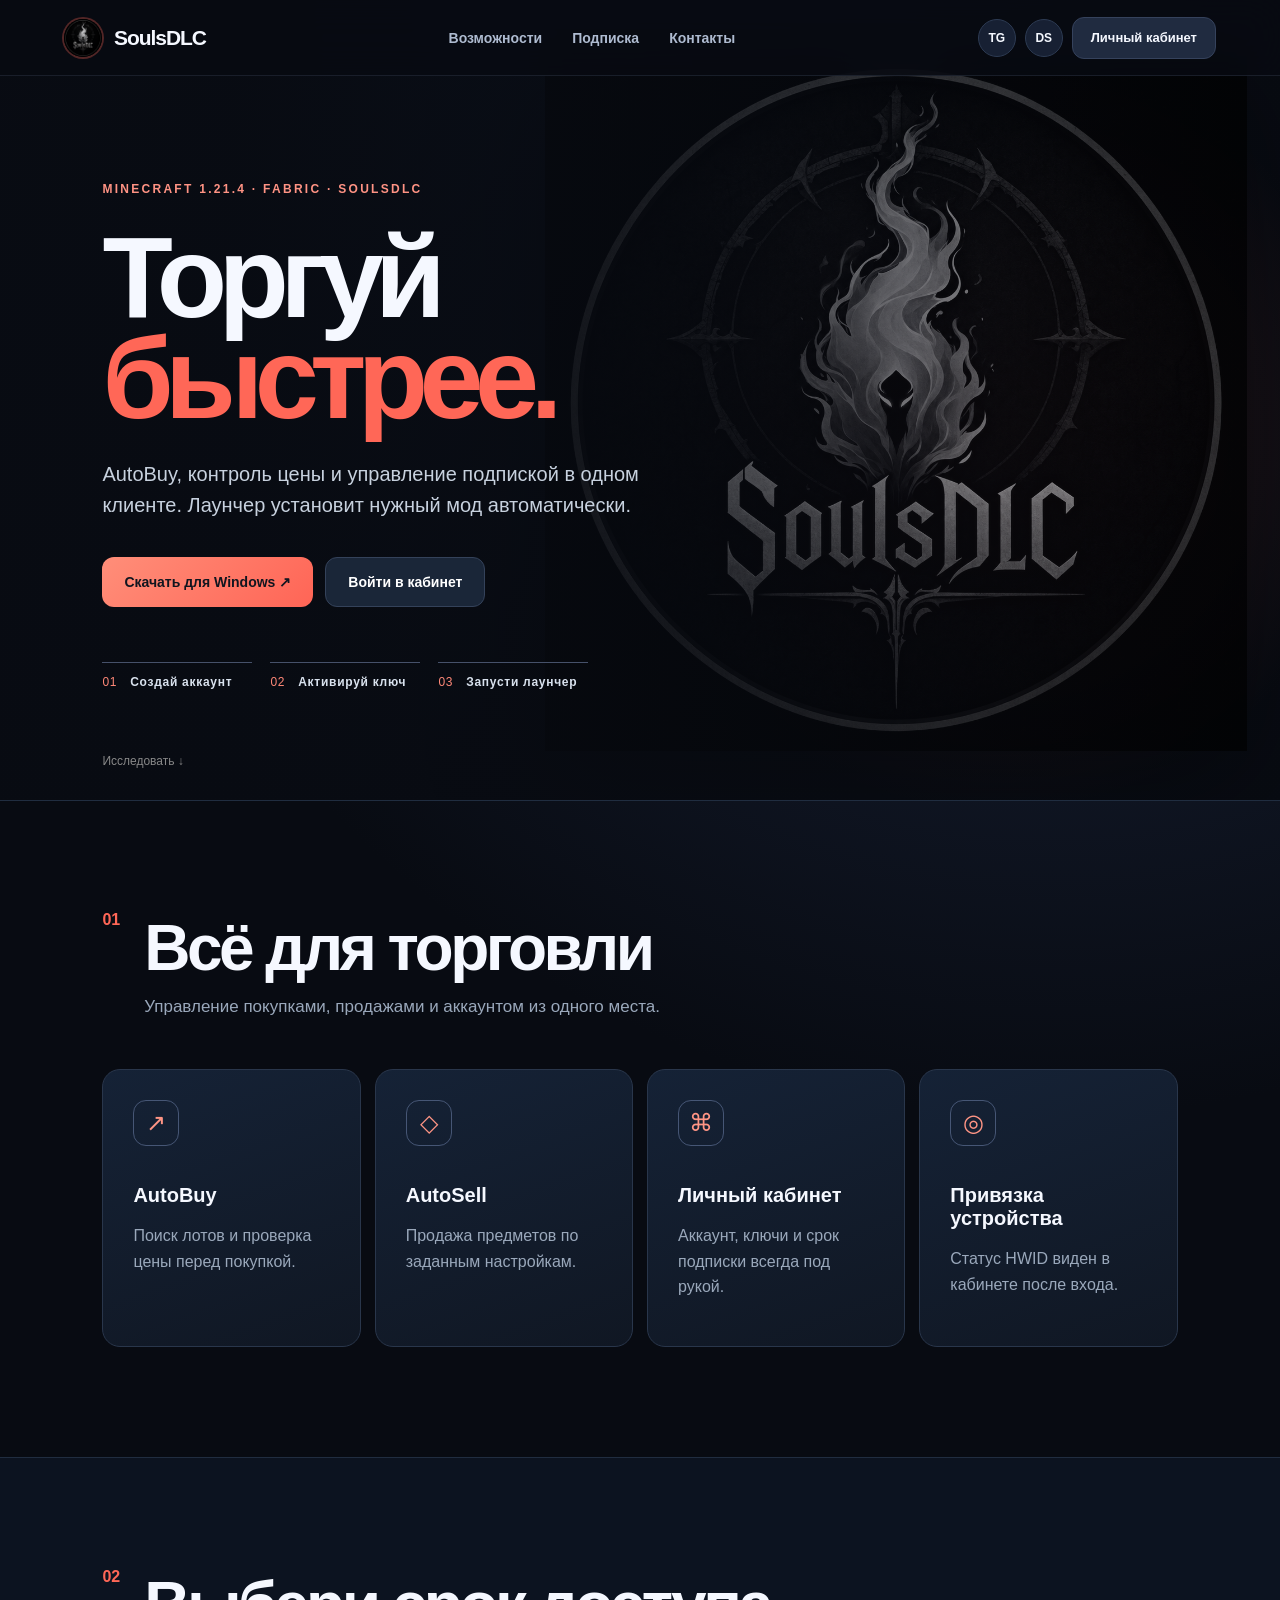
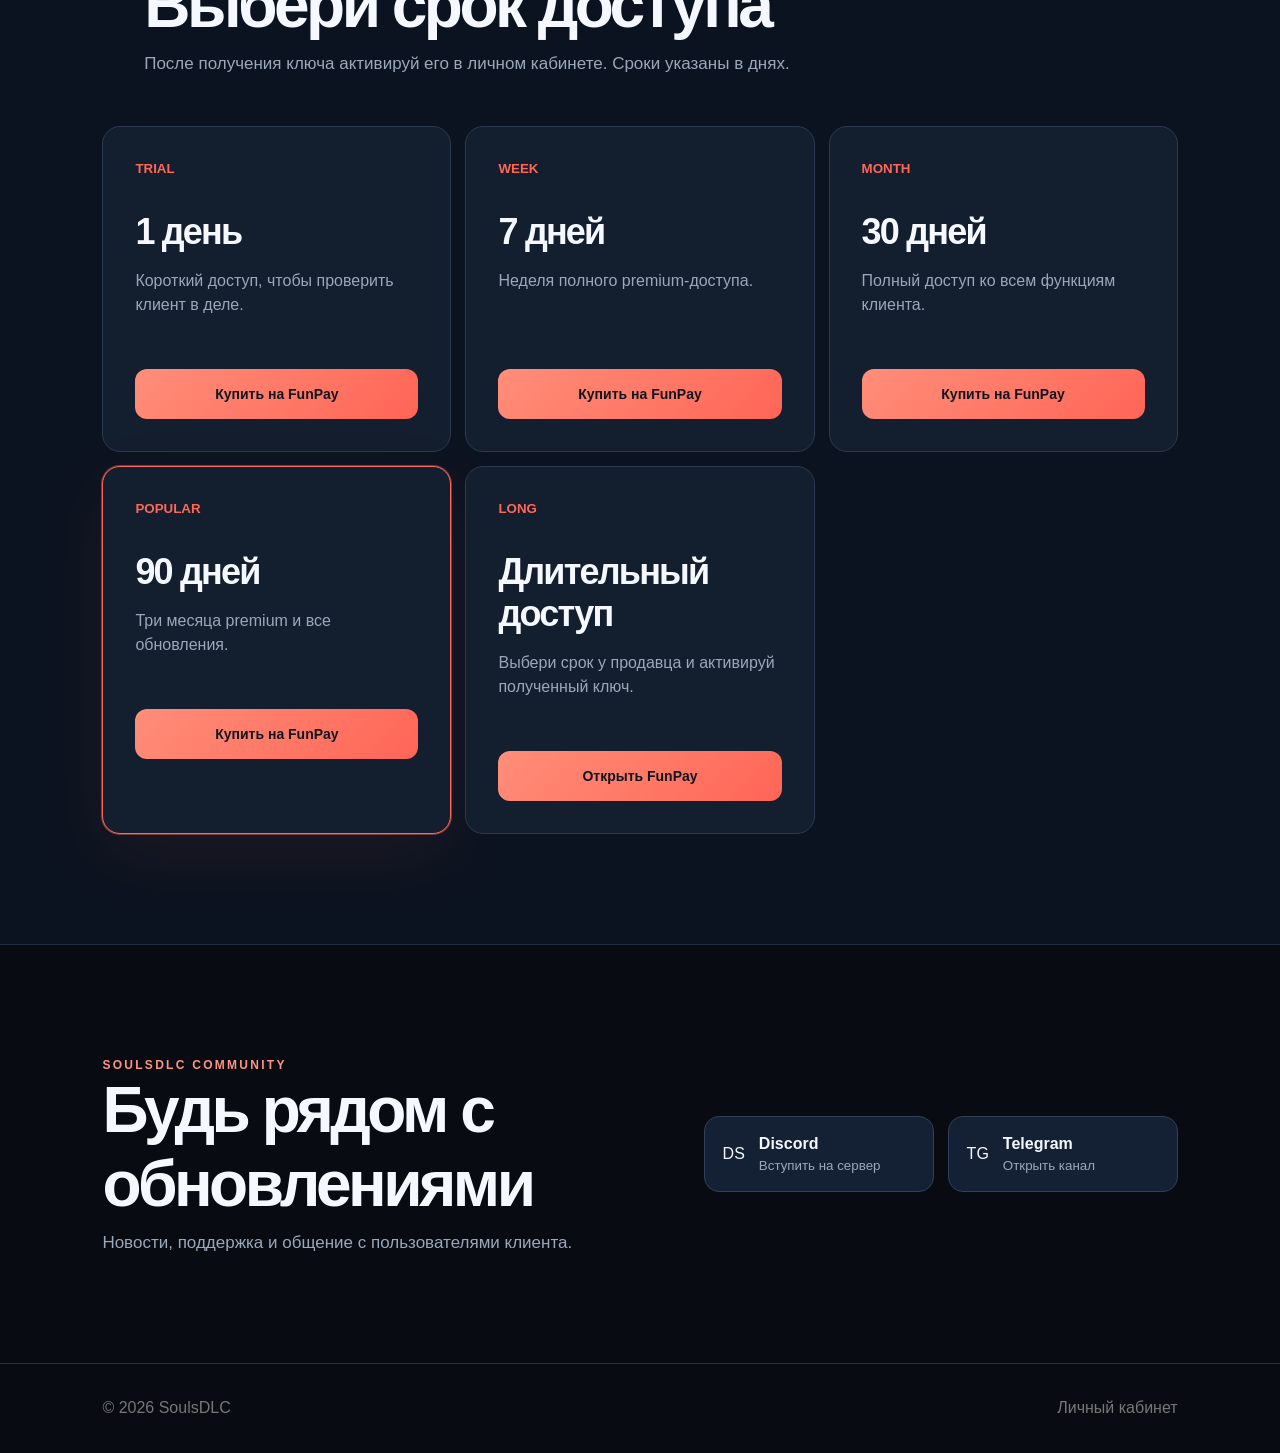
<file: api/wwwroot/index.html>
<!doctype html>
<html lang="ru">
<head>
  <meta charset="utf-8">
  <meta name="viewport" content="width=device-width,initial-scale=1">
  <title>SoulsDLC — AutoBuy для Minecraft</title>
  <meta name="description" content="SoulsDLC — защищённый Minecraft-клиент для автоматизации торговли.">
  <link rel="stylesheet" href="./styles.css">
</head>
<body>
  <header class="nav">
    <a class="brand" href="#top"><img src="./assets/soulsdlc-logo.png" alt=""><span>SoulsDLC</span></a>
    <nav><a href="#features">Возможности</a><a href="#pricing">Подписка</a><a href="#community">Контакты</a></nav>
    <div class="nav-actions"><a class="social-mini" href="https://t.me/SoulsDLC" target="_blank">TG</a><a class="social-mini" href="https://discord.gg/6bVKtwGtr" target="_blank">DS</a><a class="nav-account" href="./account.html">Личный кабинет</a></div>
  </header>

  <main id="top">
    <section class="hero">
      <img class="hero-art" src="./assets/soulsdlc-logo.png" alt="SoulsDLC">
      <div class="hero-shade"></div>
      <div class="hero-copy">
        <span class="eyebrow">MINECRAFT 1.21.4 · FABRIC · SOULSDLC</span>
        <h1>Торгуй<br><em>быстрее.</em></h1>
        <p>AutoBuy, контроль цены и управление подпиской в одном клиенте. Лаунчер установит нужный мод автоматически.</p>
        <div class="hero-actions">
          <a class="button primary" href="./downloads/SoulsDLC-Launcher-HOSTED.exe" download>Скачать для Windows ↗</a>
          <a class="button secondary" href="./account.html">Войти в кабинет</a>
        </div>
        <div class="hero-proof"><span>01 <b>Создай аккаунт</b></span><span>02 <b>Активируй ключ</b></span><span>03 <b>Запусти лаунчер</b></span></div>
      </div>
      <a class="scroll-hint" href="#features">Исследовать ↓</a>
    </section>

    <section class="band" id="features">
      <div class="section-head"><span>01</span><div><h2>Всё для торговли</h2><p>Управление покупками, продажами и аккаунтом из одного места.</p></div></div>
      <div class="feature-grid">
        <article><span class="feature-icon">↗</span><b>AutoBuy</b><p>Поиск лотов и проверка цены перед покупкой.</p></article>
        <article><span class="feature-icon">◇</span><b>AutoSell</b><p>Продажа предметов по заданным настройкам.</p></article>
        <article><span class="feature-icon">⌘</span><b>Личный кабинет</b><p>Аккаунт, ключи и срок подписки всегда под рукой.</p></article>
        <article><span class="feature-icon">◎</span><b>Привязка устройства</b><p>Статус HWID виден в кабинете после входа.</p></article>
      </div>
    </section>

    <section class="band pricing" id="pricing">
      <div class="section-head"><span>02</span><div><h2>Выбери срок доступа</h2><p>После получения ключа активируй его в личном кабинете. Сроки указаны в днях.</p></div></div>
      <div class="price-grid">
        <article class="price-card"><small>TRIAL</small><h3>1 день</h3><p>Короткий доступ, чтобы проверить клиент в деле.</p><a class="button primary" href="https://funpay.com/users/12709486/" target="_blank" rel="noopener">Купить на FunPay</a></article>
        <article class="price-card"><small>WEEK</small><h3>7 дней</h3><p>Неделя полного premium-доступа.</p><a class="button primary" href="https://funpay.com/users/12709486/" target="_blank" rel="noopener">Купить на FunPay</a></article>
        <article class="price-card"><small>MONTH</small><h3>30 дней</h3><p>Полный доступ ко всем функциям клиента.</p><a class="button primary" href="https://funpay.com/users/12709486/" target="_blank" rel="noopener">Купить на FunPay</a></article>
        <article class="price-card featured"><small>POPULAR</small><h3>90 дней</h3><p>Три месяца premium и все обновления.</p><a class="button primary" href="https://funpay.com/users/12709486/" target="_blank" rel="noopener">Купить на FunPay</a></article>
        <article class="price-card"><small>LONG</small><h3>Длительный доступ</h3><p>Выбери срок у продавца и активируй полученный ключ.</p><a class="button primary" href="https://funpay.com/users/12709486/" target="_blank" rel="noopener">Открыть FunPay</a></article>
      </div>
    </section>

    <section class="community band" id="community">
      <div><span class="eyebrow">SOULSDLC COMMUNITY</span><h2>Будь рядом с обновлениями</h2><p>Новости, поддержка и общение с пользователями клиента.</p></div>
      <div class="socials">
        <a href="https://discord.gg/6bVKtwGtr" target="_blank" rel="noopener">DS<span><b>Discord</b><small>Вступить на сервер</small></span></a>
        <a href="https://t.me/SoulsDLC" target="_blank" rel="noopener">TG<span><b>Telegram</b><small>Открыть канал</small></span></a>
      </div>
    </section>
  </main>
  <footer><span>© 2026 SoulsDLC</span><a href="./account.html">Личный кабинет</a></footer>
</body>
</html>
</file>
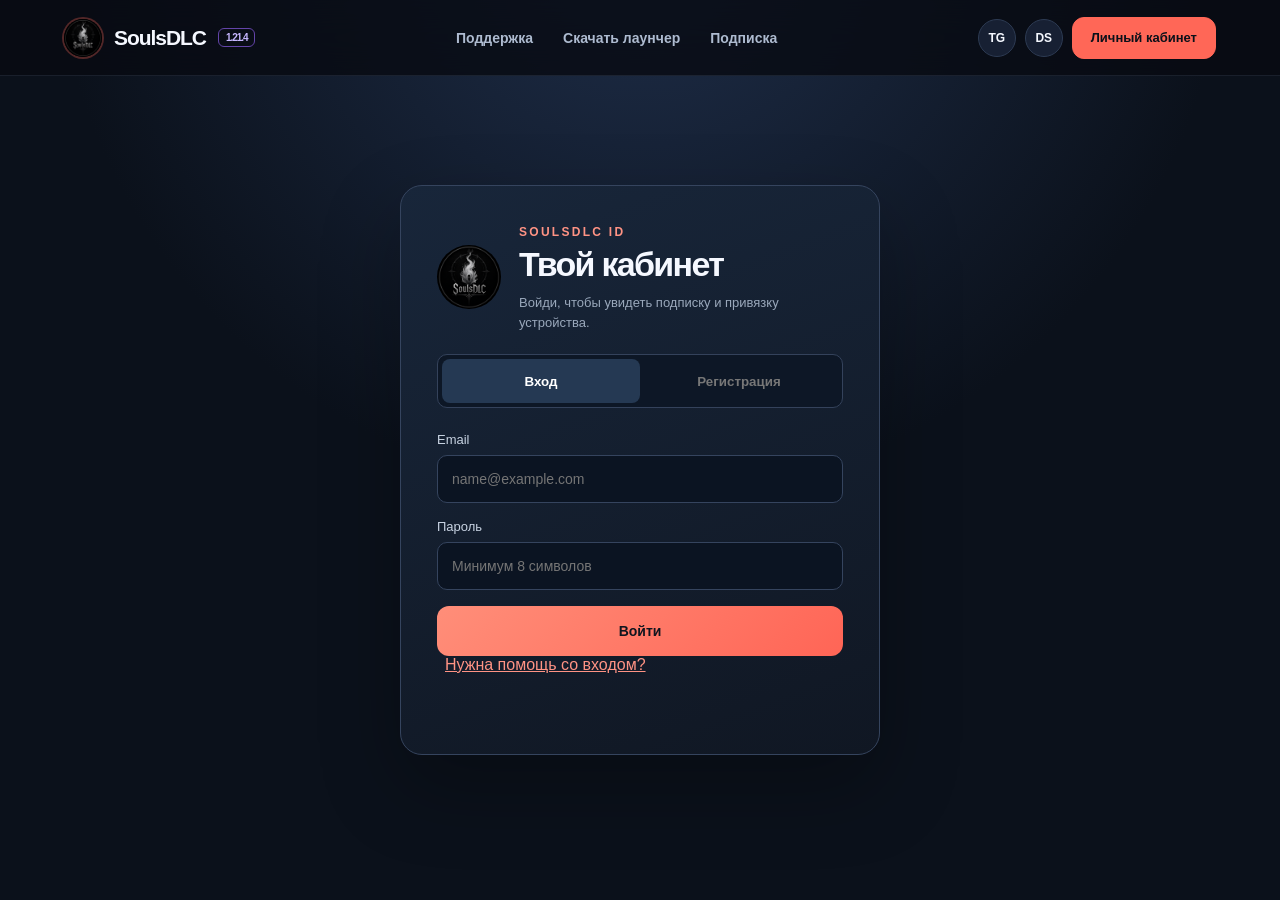
<file: api/wwwroot/account.html>
<!doctype html>
<html lang="ru">
<head>
  <meta charset="utf-8">
  <meta name="viewport" content="width=device-width,initial-scale=1">
  <title>SoulsDLC — Личный кабинет</title>
  <link rel="stylesheet" href="./styles.css">
</head>
<body class="account-body">
  <header class="nav portal-nav">
    <a class="brand" href="./index.html"><img src="./assets/soulsdlc-logo.png" alt=""><span>SoulsDLC</span><small>1.21.4</small></a>
    <nav><a href="https://t.me/SoulsDLC" target="_blank" rel="noopener">Поддержка</a><a href="./downloads/SoulsDLC-Launcher-HOSTED.exe" download>Скачать лаунчер</a><a href="./index.html#pricing">Подписка</a></nav>
    <div class="nav-actions"><a class="social-mini" href="https://t.me/SoulsDLC" target="_blank">TG</a><a class="social-mini" href="https://discord.gg/6bVKtwGtr" target="_blank">DS</a><a class="nav-account active" href="./account.html">Личный кабинет</a></div>
  </header>

  <main class="portal-shell">
    <section id="authPanel" class="auth-panel portal-auth">
      <div class="auth-title"><img src="./assets/soulsdlc-logo.png" alt=""><div><span class="eyebrow">SOULSDLC ID</span><h1>Твой кабинет</h1><p>Войди, чтобы увидеть подписку и привязку устройства.</p></div></div>
      <div class="auth-tabs"><button class="active" data-mode="login">Вход</button><button data-mode="register">Регистрация</button></div>
      <label id="nameField" hidden>Имя аккаунта<input id="name" autocomplete="username" placeholder="Ваш ник"></label>
      <label id="botField" hidden><span id="botQuestion">Проверка</span><input id="botAnswer" inputmode="numeric" autocomplete="off" placeholder="Ответ"></label>
      <label>Email<input id="email" type="email" autocomplete="email" placeholder="name@example.com"></label>
      <label>Пароль<input id="password" type="password" autocomplete="current-password" placeholder="Минимум 8 символов"></label>
      <button id="authSubmit" class="button primary wide">Войти</button>
      <button id="forgotPassword" class="text-action" type="button" hidden>Забыли пароль?</button>
      <a class="text-action" href="https://t.me/SoulsDLC" target="_blank" rel="noopener">Нужна помощь со входом?</a>
      <p id="authStatus" class="status"></p>
    </section>

    <section id="resetPanel" class="auth-panel portal-auth" hidden>
      <div class="auth-title"><img src="./assets/soulsdlc-logo.png" alt=""><div><span class="eyebrow">SOULSDLC ID</span><h1>Восстановление пароля</h1></div></div>
      <label>Email<input id="resetEmail" type="email" autocomplete="email" placeholder="name@example.com"></label>
      <button id="sendResetCode" class="button primary wide" type="button">Отправить код</button>
      <label>Код из письма<input id="resetCode" inputmode="numeric" autocomplete="one-time-code" maxlength="6" placeholder="123456"></label>
      <label>Новый пароль<input id="resetPassword" type="password" autocomplete="new-password" placeholder="Минимум 8 символов"></label>
      <button id="resetPasswordSubmit" class="button primary wide" type="button">Установить новый пароль</button>
      <button id="resetBack" class="text-action" type="button">Назад ко входу</button>
      <p id="resetStatus" class="status"></p>
    </section>

    <section id="profilePanel" class="cabinet" hidden>
      <div class="cabinet-heading"><div><span class="eyebrow">SOULSDLC ACCOUNT</span><h1>Привет, <span id="profileGreeting">игрок</span></h1><p>Здесь отображаются твой доступ и привязка устройства.</p></div><img src="./assets/soulsdlc-logo.png" alt=""></div>
      <div class="dashboard-metrics"><div><small>ПОДПИСКА</small><strong id="subscriptionDays">0 дней</strong><span id="subscriptionCaption">Доступ не активен</span></div><div><small>УСТРОЙСТВО</small><strong id="deviceHeadline">Не привязано</strong><span>Привязка выполняется через лаунчер</span></div></div>
      <div class="account-rows">
        <div class="account-row"><b>UID</b><span id="profileUid">—</span></div>
        <div class="account-row"><b>Логин</b><span id="profileName">Player</span></div>
        <div class="account-row"><b>Группа</b><span id="profileRole">Пользователь</span></div>
        <div class="account-row"><b>E-mail</b><span id="profileEmail">—</span></div>
        <div class="account-row"><b>HWID</b><span id="profileDevice">Не привязан</span></div>
        <div class="account-row"><b>Подписка</b><span id="premiumStatus">Не активна</span></div>
        <div class="account-row key-row"><b>Активация ключа</b><input id="subscriptionKey" placeholder="Введите ключ"><button id="activateKey" class="row-action">Активировать</button></div>
      </div>
      <p id="profileStatus" class="status"></p>
      <div class="cabinet-actions">
        <a class="button primary" href="./index.html#pricing">Купить клиент</a>
        <a class="button secondary" href="./downloads/SoulsDLC-Launcher-HOSTED.exe" download>Скачать лаунчер</a>
        <a class="button secondary" href="https://t.me/SoulsDLC" target="_blank">Telegram</a>
        <a class="button secondary" href="https://discord.gg/6bVKtwGtr" target="_blank">Discord</a>
        <button id="logout" class="button secondary logout">Выйти</button>
      </div>
    </section>

    <section id="devicePanel" class="device-panel" hidden>
      <div><span class="eyebrow">ВХОД В ЛАУНЧЕР</span><h2>Подтвердить вход</h2><p>Код <b id="deviceCode"></b> запросил SoulsDLC Launcher.</p></div>
      <button id="authorizeDevice" class="button primary">Разрешить вход</button>
      <p id="deviceStatus" class="status"></p>
    </section>
  </main>
  <script src="./app.js"></script>
</body>
</html>
</file>
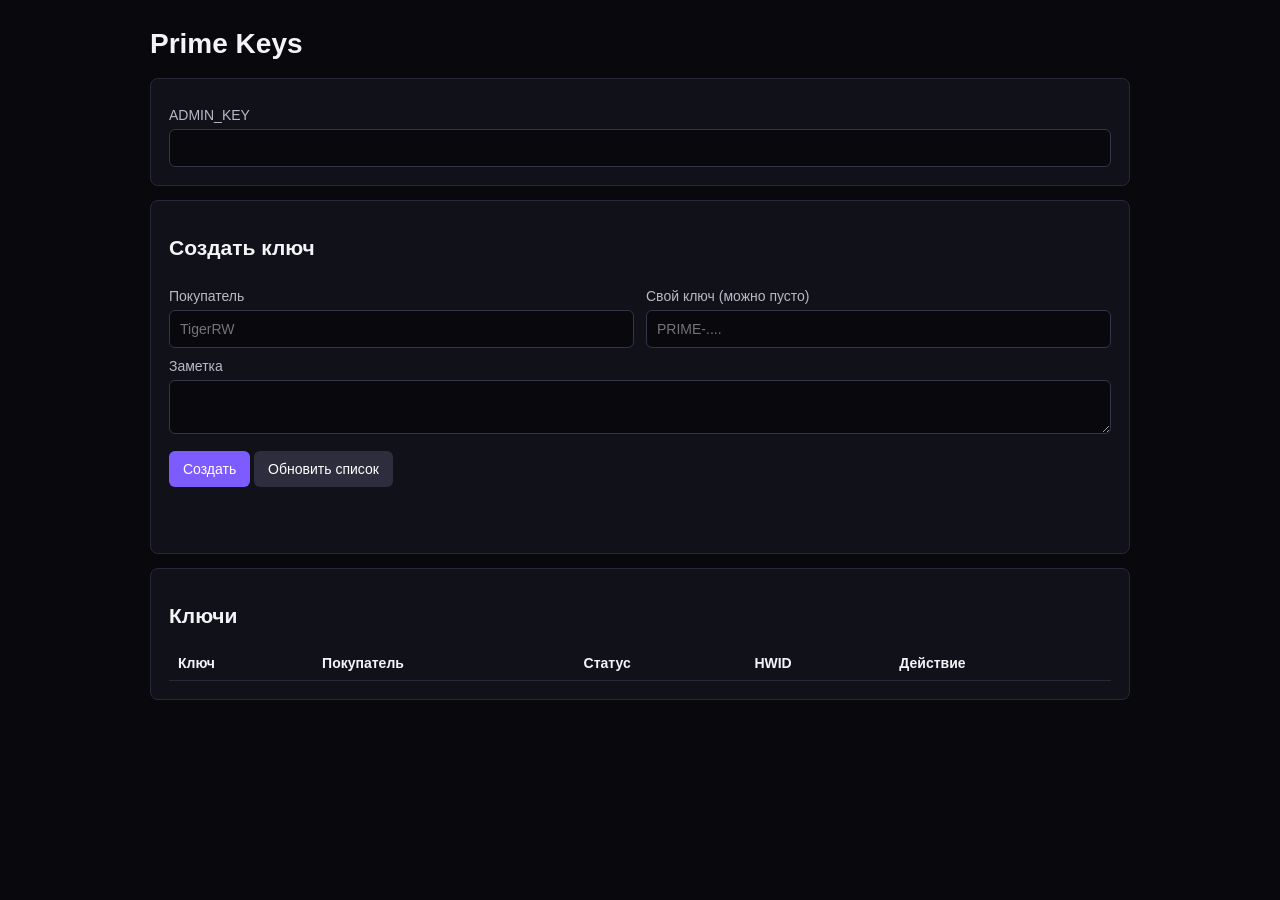
<file: api/wwwroot/prime-admin.html>
<!doctype html>
<html lang="ru">
<head>
  <meta charset="utf-8">
  <meta name="viewport" content="width=device-width,initial-scale=1">
  <title>Prime Keys</title>
  <style>
    body{margin:0;background:#09090d;color:#f4f4f7;font:14px Arial,sans-serif}
    main{max-width:980px;margin:0 auto;padding:28px}
    h1{margin:0 0 18px;font-size:28px}
    section{border:1px solid #282838;background:#11111a;padding:18px;margin:14px 0;border-radius:8px}
    label{display:block;color:#b9b9c8;margin:10px 0 6px}
    input,textarea,button{font:inherit}
    input,textarea{width:100%;box-sizing:border-box;background:#08080d;color:#fff;border:1px solid #34344a;border-radius:6px;padding:10px}
    button{background:#7c5cff;color:white;border:0;border-radius:6px;padding:10px 14px;cursor:pointer}
    button.secondary{background:#2d2d3d}
    table{width:100%;border-collapse:collapse;margin-top:12px}
    th,td{border-bottom:1px solid #282838;padding:9px;text-align:left;vertical-align:top}
    code{background:#050509;border:1px solid #242435;border-radius:5px;padding:3px 5px}
    .row{display:grid;grid-template-columns:1fr 1fr;gap:12px}
    .status{min-height:20px;color:#8df0b0}
    @media(max-width:700px){.row{grid-template-columns:1fr}main{padding:16px}}
  </style>
</head>
<body>
<main>
  <h1>Prime Keys</h1>
  <section>
    <label>ADMIN_KEY</label>
    <input id="adminKey" type="password" autocomplete="off">
  </section>
  <section>
    <h2>Создать ключ</h2>
    <div class="row">
      <div><label>Покупатель</label><input id="buyer" placeholder="TigerRW"></div>
      <div><label>Свой ключ (можно пусто)</label><input id="customKey" placeholder="PRIME-...."></div>
    </div>
    <label>Заметка</label>
    <textarea id="notes" rows="2"></textarea>
    <p><button id="create">Создать</button> <button class="secondary" id="refresh">Обновить список</button></p>
    <p class="status" id="status"></p>
  </section>
  <section>
    <h2>Ключи</h2>
    <table>
      <thead><tr><th>Ключ</th><th>Покупатель</th><th>Статус</th><th>HWID</th><th>Действие</th></tr></thead>
      <tbody id="keys"></tbody>
    </table>
  </section>
</main>
<script>
const $ = id => document.getElementById(id);
const headers = () => ({ "Content-Type": "application/json", "X-Admin-Key": $("adminKey").value });
async function api(path, options = {}) {
  const res = await fetch(path, { ...options, headers: { ...headers(), ...(options.headers || {}) } });
  if (!res.ok) throw new Error(await res.text() || res.status);
  const text = await res.text();
  return text ? JSON.parse(text) : {};
}
async function load() {
  const rows = await api("/prime/admin/keys");
  $("keys").innerHTML = rows.map(r => `<tr>
    <td><code>${r.key || r.Key}</code></td>
    <td>${r.buyer || r.Buyer || ""}<br><small>${r.notes || r.Notes || ""}</small></td>
    <td>${(r.active ?? r.Active) ? "active" : "off"}<br><small>${r.lastSeenAt || r.LastSeenAt || ""}</small></td>
    <td><small>${r.hwidHash || r.HwidHash || ""}</small></td>
    <td><button data-action="state" data-key="${r.key || r.Key}" data-active="${!(r.active ?? r.Active)}">${(r.active ?? r.Active) ? "Выключить" : "Включить"}</button> <button data-action="reset" data-key="${r.key || r.Key}">HWID reset</button></td>
  </tr>`).join("");
}
$("create").onclick = async () => {
  const body = { buyer: $("buyer").value, notes: $("notes").value, key: $("customKey").value };
  const result = await api("/prime/admin/keys", { method: "POST", body: JSON.stringify(body) });
  $("status").textContent = "Создан: " + result.key;
  await load();
};
$("refresh").onclick = load;
$("keys").onclick = async e => {
  if (e.target.tagName !== "BUTTON") return;
  if (e.target.dataset.action === "reset") {
    await api("/prime/admin/keys/reset-hwid", { method: "POST", body: JSON.stringify({ key: e.target.dataset.key }) });
  } else {
    await api("/prime/admin/keys/state", { method: "POST", body: JSON.stringify({ key: e.target.dataset.key, active: e.target.dataset.active === "true" }) });
  }
  await load();
};
</script>
</body>
</html>
</file>
<file: api/wwwroot/styles.css>
:root {
  --bg: #0b0a0f;
  --panel: #15131a;
  --panel-2: #1b181f;
  --line: #2c2832;
  --text: #f8f6fb;
  --muted: #aaa4b2;
  --red: #ff342f;
  --violet: #8b5cf6;
  --green: #54f2a7;
}

* { box-sizing: border-box; }
html { scroll-behavior: smooth; }
body {
  margin: 0;
  background: var(--bg);
  color: var(--text);
  font-family: Roboto, Arial, sans-serif;
  letter-spacing: 0;
}
a { color: inherit; text-decoration: none; }
button, input { font-family: inherit; }

.nav {
  position: fixed;
  z-index: 20;
  inset: 0 0 auto;
  height: 72px;
  display: flex;
  align-items: center;
  padding: 0 max(5vw, 24px);
  background: rgba(11, 10, 15, .94);
  border-bottom: 1px solid var(--line);
  backdrop-filter: blur(18px);
}
.brand { display: flex; align-items: center; gap: 12px; font-size: 19px; font-weight: 900; }
.brand img { width: 38px; height: 38px; border-radius: 50%; object-fit: cover; }
.brand small { padding: 3px 7px; color: #c7b7ff; border: 1px solid #6344a9; border-radius: 6px; font-size: 10px; }
.nav nav { display: flex; gap: 30px; margin: auto; color: #d0cad6; font-size: 14px; font-weight: 700; }
.nav nav a:hover { color: #fff; }
.nav-actions { display: flex; align-items: center; gap: 9px; }
.nav-account {
  min-height: 42px;
  display: inline-flex;
  align-items: center;
  padding: 0 18px;
  border: 1px solid #46404d;
  border-radius: 8px;
  font-size: 13px;
  font-weight: 700;
}
.nav-account.active, .nav-account:hover { background: var(--violet); border-color: var(--violet); }
.social-mini {
  width: 38px;
  height: 38px;
  display: grid;
  place-items: center;
  background: #211e26;
  border: 1px solid #37323e;
  border-radius: 50%;
}
.social-mini img { width: 18px; height: 18px; }

.hero {
  min-height: 100vh;
  position: relative;
  display: flex;
  align-items: center;
  padding: 112px 8vw 72px;
  overflow: hidden;
}
.hero-art {
  position: absolute;
  right: -3vw;
  top: 50%;
  width: min(70vw, 900px);
  height: min(92vh, 900px);
  transform: translateY(-50%);
  object-fit: contain;
  opacity: .92;
}
.hero-shade { position: absolute; inset: 0; background: rgba(8, 7, 11, .58); }
.hero-copy { position: relative; z-index: 2; width: min(650px, 55vw); }
.eyebrow { color: var(--red); font-size: 12px; font-weight: 900; letter-spacing: 1.8px; }
.hero h1 { margin: 28px 0 26px; font-size: clamp(76px, 10vw, 156px); line-height: .82; font-weight: 900; }
.hero p { max-width: 570px; color: #c4beca; font-size: 20px; line-height: 1.55; }
.hero-actions { display: flex; gap: 12px; margin-top: 36px; }
.scroll-hint { position: absolute; z-index: 2; left: 8vw; bottom: 32px; color: #888; font-size: 12px; }

.button {
  min-height: 48px;
  padding: 0 22px;
  display: inline-flex;
  align-items: center;
  justify-content: center;
  border: 0;
  border-radius: 8px;
  color: #fff;
  font-size: 14px;
  font-weight: 700;
  cursor: pointer;
  transition: transform .18s, filter .18s, border-color .18s;
}
.button:hover { transform: translateY(-2px); filter: brightness(1.08); }
.primary { background: var(--red); }
.secondary { background: #1b1821; border: 1px solid #393440; }
.disabled { background: #222029; color: #777; cursor: not-allowed; }
.wide { width: 100%; }

.band { padding: 110px 8vw; border-top: 1px solid var(--line); }
.section-head { display: flex; align-items: flex-start; gap: 24px; margin-bottom: 52px; }
.section-head > span { color: var(--red); font-weight: 900; }
.section-head h2, .community h2 { margin: 0 0 12px; font-size: clamp(38px, 5vw, 70px); }
.section-head p, .community p { margin: 0; color: var(--muted); font-size: 17px; }
.feature-grid { display: grid; grid-template-columns: repeat(4, 1fr); border: 1px solid var(--line); }
.feature-grid article { min-height: 210px; padding: 30px; background: #0e0d12; border-right: 1px solid var(--line); }
.feature-grid article:last-child { border: 0; }
.feature-grid b { font-size: 20px; }
.feature-grid p { margin-top: 56px; color: var(--muted); line-height: 1.6; }
.pricing { background: #0e0d12; }
.price-grid { display: grid; grid-template-columns: repeat(3, 1fr); gap: 14px; }
.price-card { padding: 32px; background: var(--panel); border: 1px solid var(--line); border-radius: 8px; }
.price-card.featured { border-color: var(--red); }
.price-card small { color: var(--red); font-weight: 900; }
.price-card h3 { margin: 34px 0 14px; font-size: 36px; }
.price-card p { min-height: 54px; color: var(--muted); line-height: 1.5; }
.price-card .button { width: 100%; margin-top: 30px; }
.community { display: flex; align-items: center; justify-content: space-between; gap: 60px; }
.socials { display: flex; gap: 14px; }
.socials a { width: 230px; padding: 18px; display: flex; align-items: center; gap: 14px; background: var(--panel); border: 1px solid var(--line); border-radius: 8px; }
.socials img { width: 44px; height: 44px; padding: 10px; background: #26222c; border-radius: 50%; }
.socials span { display: flex; flex-direction: column; gap: 5px; }
.socials small { color: var(--muted); }
footer { height: 90px; padding: 0 8vw; display: flex; align-items: center; justify-content: space-between; color: #777; border-top: 1px solid var(--line); }

.account-body { min-height: 100vh; background: #0e0d11; }
.portal-shell { width: min(1120px, calc(100% - 40px)); margin: 0 auto; padding: 150px 0 80px; }
.portal-auth { margin: 60px auto 0; }
.auth-panel { width: min(480px, 100%); padding: 30px; background: var(--panel); border: 1px solid var(--line); border-radius: 8px; }
.auth-title { display: flex; align-items: center; gap: 18px; margin-bottom: 22px; }
.auth-title img { width: 64px; height: 64px; object-fit: cover; border-radius: 50%; }
.auth-title h1 { margin: 5px 0 0; font-size: 28px; }
.auth-tabs { display: grid; grid-template-columns: 1fr 1fr; margin-bottom: 24px; border-bottom: 1px solid var(--line); }
.auth-tabs button { height: 44px; background: none; color: #777; border: 0; font-weight: 700; cursor: pointer; }
.auth-tabs button.active { color: #fff; border-bottom: 2px solid var(--red); }
label { display: flex; flex-direction: column; gap: 8px; margin: 16px 0; color: #d7d0de; font-size: 13px; }
input { height: 48px; padding: 0 14px; background: #0d0c11; color: #fff; border: 1px solid #3a3541; border-radius: 7px; outline: none; font-size: 14px; }
input:focus { border-color: var(--red); }
.status { min-height: 18px; color: #ffd074; font-size: 13px; }
.text-action { appearance: none; border: 0; background: transparent; color: var(--red); cursor: pointer; font: inherit; margin: 4px auto 0; padding: 8px; text-decoration: underline; }

.cabinet-heading { display: flex; align-items: center; justify-content: space-between; margin-bottom: 32px; }
.cabinet-heading h1 { margin: 7px 0 0; font-size: 36px; }
.cabinet-heading img { width: 68px; height: 68px; object-fit: cover; border-radius: 50%; border: 1px solid #4a4351; }
.account-rows { display: grid; gap: 9px; }
.account-row { min-height: 48px; display: grid; grid-template-columns: 225px 1fr; align-items: stretch; background: #1a191e; border: 1px solid #202026; border-radius: 8px; overflow: hidden; }
.account-row > b { display: flex; align-items: center; padding: 0 18px; background: var(--violet); font-size: 15px; }
.account-row > span { display: flex; align-items: center; padding: 0 16px; color: #ddd9e2; }
.key-row { grid-template-columns: 225px 1fr 170px; }
.key-row input { height: 46px; border: 0; border-radius: 0; background: transparent; }
.row-action { border: 0; background: var(--violet); color: #fff; font-weight: 700; cursor: pointer; }
.cabinet-actions { display: flex; flex-wrap: wrap; gap: 10px; margin-top: 34px; }
.cabinet-actions .logout { margin-left: auto; }
.device-panel { margin-top: 20px; padding: 24px; display: grid; grid-template-columns: 1fr auto; align-items: center; gap: 18px; background: var(--panel); border: 1px solid var(--line); border-radius: 8px; }
.device-panel h2 { margin: 7px 0; }
.device-panel p { color: var(--muted); }

@media (max-width: 850px) {
  .nav nav { display: none; }
  .social-mini { display: none; }
  .hero { min-height: 760px; align-items: flex-end; }
  .hero-art { width: 105vw; top: 38%; right: -22vw; }
  .hero-copy { width: 100%; }
  .hero h1 { font-size: 70px; }
  .hero p { font-size: 16px; }
  .feature-grid, .price-grid { grid-template-columns: 1fr; }
  .feature-grid article { border-right: 0; border-bottom: 1px solid var(--line); }
  .community, .socials { align-items: stretch; flex-direction: column; }
  .socials a { width: 100%; }
  .portal-shell { width: min(100% - 24px, 680px); padding-top: 105px; }
  .account-row { grid-template-columns: 145px 1fr; }
  .key-row { grid-template-columns: 145px 1fr; }
  .key-row .row-action { grid-column: 1 / -1; min-height: 44px; }
  .cabinet-actions .logout { margin-left: 0; }
  .device-panel { grid-template-columns: 1fr; }
}

@media (max-width: 520px) {
  .nav { padding: 0 12px; }
  .brand small { display: none; }
  .nav-account { padding: 0 12px; }
  .account-row { grid-template-columns: 1fr; }
  .account-row > b, .account-row > span { min-height: 42px; }
  .key-row { grid-template-columns: 1fr; }
  .cabinet-actions .button { width: 100%; }
}

/* SoulsDLC 1.21.11 visual refresh */
:root { --bg:#080b12; --panel:#111827; --panel-2:#172233; --line:#263348; --text:#f5f8ff; --muted:#9aa8bb; --red:#ff6757; --violet:#7368ff; --green:#78e5bc; }
[hidden] { display:none !important; }
body { font-family:Inter,Segoe UI,Arial,sans-serif; background:radial-gradient(circle at 82% 4%,#1c2740 0,transparent 32%),#080b12; }
.nav { height:76px; background:rgba(8,11,18,.80); border-color:rgba(125,148,180,.15); }
.brand { letter-spacing:-.05em; font-size:21px; }
.brand img { box-shadow:0 0 0 2px rgba(255,103,87,.3); }
.nav nav { color:#aebbd0; }
.nav-account { background:#202b40; border-color:#35425c; border-radius:12px; }
.nav-account.active,.nav-account:hover { background:#ff6757; border-color:#ff6757; color:#0a1019; }
.social-mini { background:#172033; border-color:#2d3b53; font-size:12px; font-weight:900; }
.hero { min-height:min(800px,100vh); padding-top:140px; background:radial-gradient(circle at 78% 54%,rgba(255,103,87,.18),transparent 35%),linear-gradient(135deg,#101a2c,#080b12 60%); }
.hero-art { right:2vw; width:min(56vw,750px); height:min(78vh,750px); filter:drop-shadow(0 30px 60px rgba(0,0,0,.5)); opacity:.8; }
.hero-shade { background:linear-gradient(90deg,rgba(8,11,18,.98) 18%,rgba(8,11,18,.6) 60%,rgba(8,11,18,.10)); }
.hero-copy { width:min(730px,70vw); }
.eyebrow { color:#ff9384; letter-spacing:.19em; }
.hero h1 { margin:30px 0; font-size:clamp(70px,9vw,135px); line-height:.88; letter-spacing:-.075em; }
.hero h1 em { font-style:normal; color:#ff6757; }
.hero p { color:#c7d1de; max-width:560px; }
.hero-proof { display:flex; flex-wrap:wrap; gap:18px; margin-top:55px; color:#ff8878; font-size:12px; letter-spacing:.06em; }
.hero-proof span { border-top:1px solid #46516a; min-width:150px; padding-top:12px; }
.hero-proof b { margin-left:9px; color:#d9e2ee; font-weight:600; }
.button { border-radius:12px; min-height:50px; transition:transform .18s,box-shadow .18s,filter .18s; }
.button:hover { box-shadow:0 10px 32px rgba(255,103,87,.18); }
.primary { color:#10151f; background:linear-gradient(135deg,#ff8e79,#ff6556); }
.secondary { background:#1a2638; border-color:#34425a; }
.band { border-color:#202d40; }
.section-head h2,.community h2 { letter-spacing:-.055em; }
.feature-grid { border:0; gap:14px; }
.feature-grid article { background:linear-gradient(160deg,#152236,#101723); border:1px solid #29364b; border-radius:18px; padding:30px; min-height:250px; }
.feature-grid article:last-child { border:1px solid #29364b; }
.feature-icon { display:grid; place-items:center; width:46px; height:46px; margin-bottom:38px; border:1px solid #465675; border-radius:13px; color:#ff9585; font-size:24px; }
.feature-grid p { margin-top:16px; }
.pricing { background:#0c1320; }
.price-card { background:#131e2e; border-color:#2b3a50; border-radius:18px; }
.price-card.featured { box-shadow:0 0 0 1px rgba(255,103,87,.45),0 20px 70px rgba(255,103,87,.07); }
.price-card h3 { letter-spacing:-.05em; }
.socials a { border-radius:15px; background:#142033; border-color:#31415a; }
.account-body { background:radial-gradient(circle at 50% -10%,#1f2f4b,#0b111b 50%); }
.portal-shell { padding-top:125px; }
.auth-panel { border-radius:22px; background:linear-gradient(160deg,#18263a,#101723); border-color:#35445e; box-shadow:0 32px 80px rgba(0,0,0,.28); padding:36px; }
.auth-title h1 { letter-spacing:-.05em; font-size:34px; }
.auth-title p,.cabinet-heading p { color:var(--muted); margin:9px 0 0; font-size:13px; line-height:1.5; }
.auth-tabs { border:1px solid #34425b; border-radius:10px; padding:4px; background:#0d1726; }
.auth-tabs button { border-radius:8px; }
.auth-tabs button.active { background:#253953; border:0; }
label { color:#c8d3e2; }
input { background:#0b1422; border-color:#35445e; border-radius:10px; }
input:focus { border-color:#ff8b7a; box-shadow:0 0 0 3px rgba(255,103,87,.13); }
.text-action { color:#ff9384; }
.cabinet-heading { background:linear-gradient(110deg,#1c2b42,#111b2b); border:1px solid #33445e; border-radius:20px; padding:28px; }
.cabinet-heading h1 { font-size:clamp(30px,4vw,46px); letter-spacing:-.06em; }
.dashboard-metrics { display:grid; grid-template-columns:repeat(2,1fr); gap:14px; margin-bottom:18px; }
.dashboard-metrics>div { display:flex; flex-direction:column; gap:10px; min-height:150px; padding:24px; background:#152237; border:1px solid #32435c; border-radius:18px; }
.dashboard-metrics small { color:#ff9788; letter-spacing:.13em; font-weight:800; }
.dashboard-metrics strong { font-size:34px; letter-spacing:-.055em; }
.dashboard-metrics span { color:var(--muted); font-size:13px; }
.account-rows { grid-template-columns:repeat(2,minmax(0,1fr)); gap:12px; }
.account-row,.key-row { display:flex; flex-direction:column; min-height:85px; border-radius:14px; background:#101b2b; border-color:#2b3b53; }
.account-row>b { background:none; color:#91a5c1; min-height:34px; padding:12px 18px 0; font-size:12px; text-transform:uppercase; letter-spacing:.07em; }
.account-row>span { font-size:17px; min-height:45px; overflow-wrap:anywhere; }
.key-row { grid-column:1/-1; display:grid; grid-template-columns:190px 1fr 160px; min-height:60px; align-items:center; }
.key-row>b { padding:0 18px; }
.key-row input { height:56px; }
.row-action { height:100%; background:#ff6757; color:#111827; }
.device-panel { background:#1b2b42; border-color:#495e78; border-radius:18px; }
@media(max-width:850px) { .hero-copy { width:100%; } .hero-art { width:105vw; opacity:.37; } .hero-shade { background:linear-gradient(0deg,#080b12 5%,rgba(8,11,18,.3)); } .feature-grid { gap:12px; } .feature-grid article { border:1px solid #29364b; } .account-rows { grid-template-columns:1fr; } .key-row { grid-template-columns:1fr; } .dashboard-metrics { grid-template-columns:1fr; } }
@media(max-width:520px) { .hero { min-height:700px; padding:125px 22px 50px; } .hero h1 { font-size:62px; } .hero-proof { margin-top:36px; } .hero-actions { flex-direction:column; } .portal-shell { padding-top:100px; } .auth-panel { padding:24px; } .cabinet-heading { padding:22px; } }
</file>
